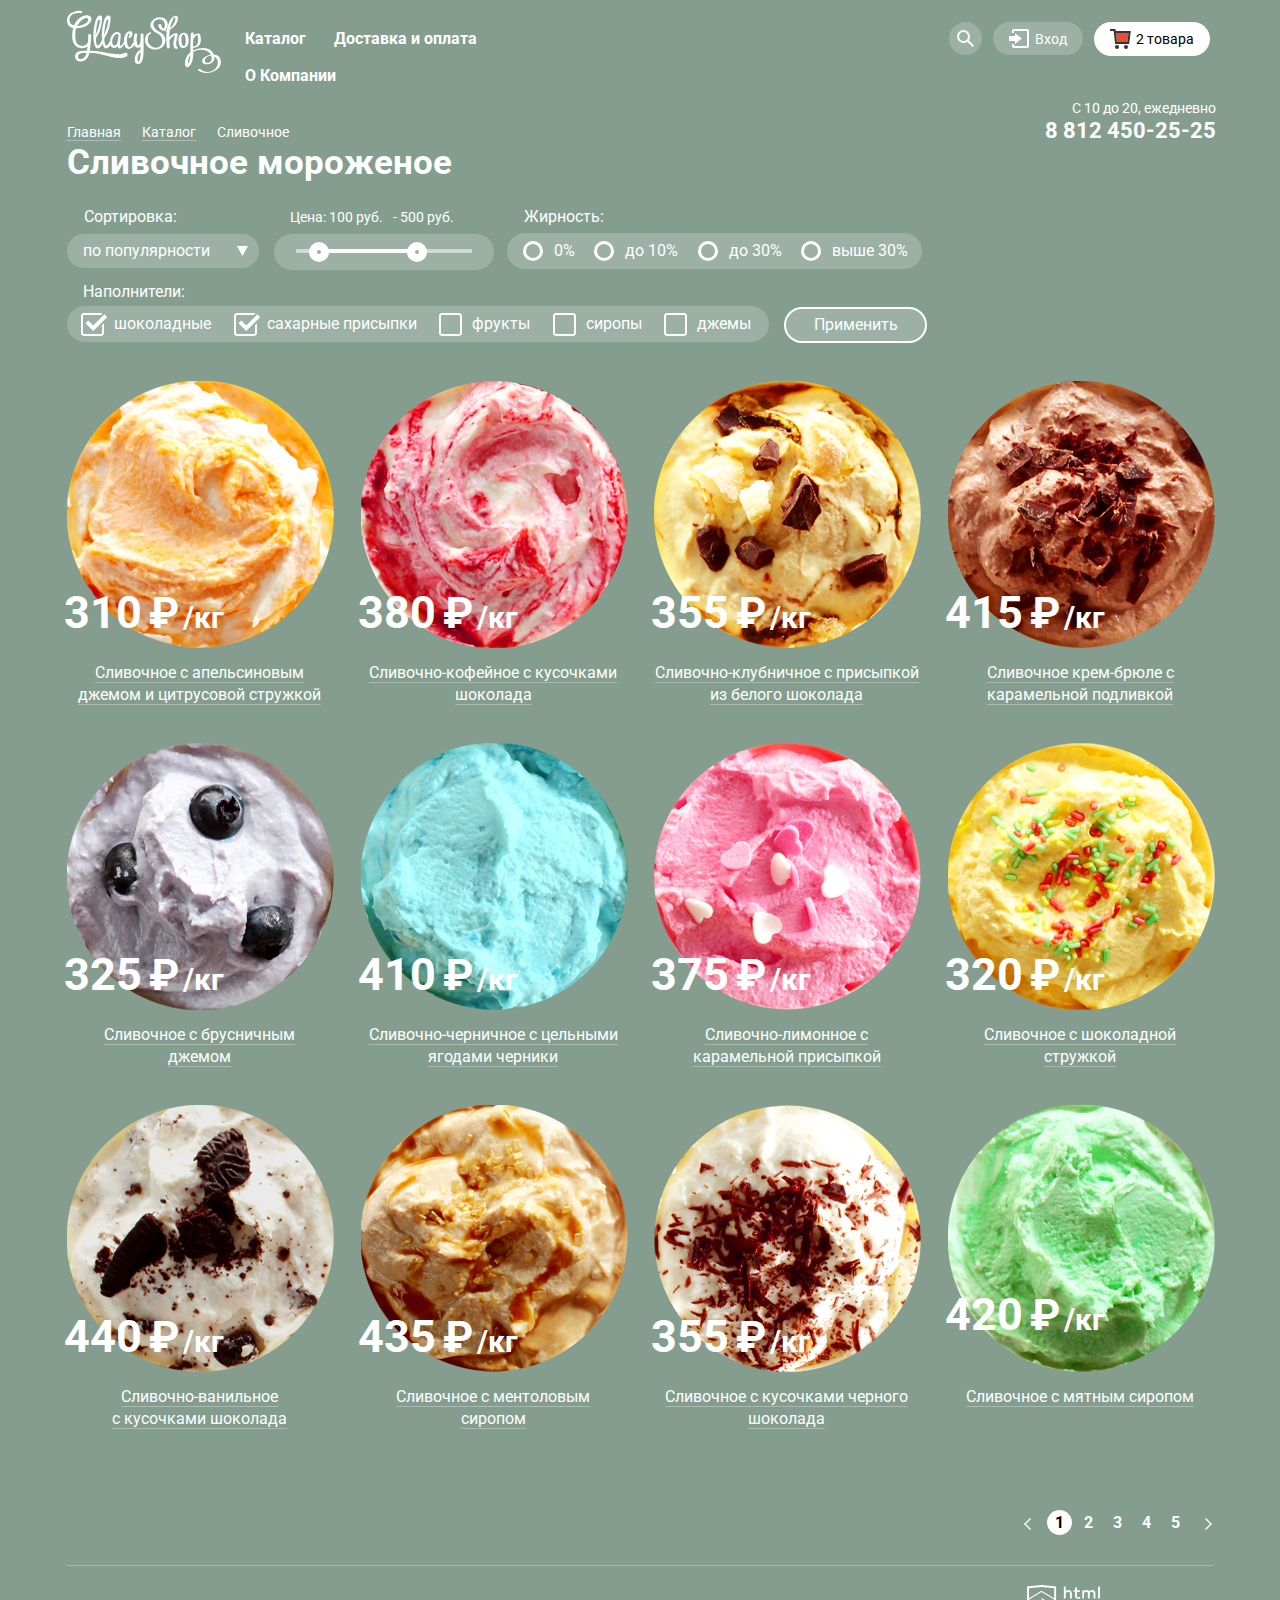
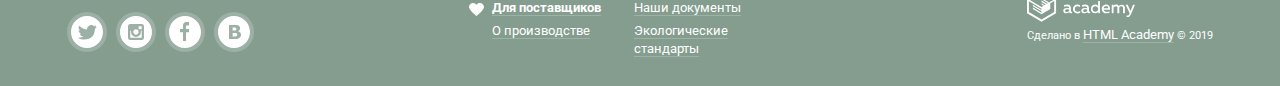
<file: Catalog.html>
<!DOCTYPE html>
<html class="page" lang="ru">

<head>
  <meta charset="UTF-8">
  <link href="https://fonts.googleapis.com/css?family=Roboto:400,500,700&display=swap&subset=cyrillic" rel="stylesheet">
  <link rel="stylesheet" href="css/normalize.css">
  <link rel="stylesheet" href="css/style.css">
  <title>Catalog</title>
</head>

<body>
  <header>
    <div class="container">
      <nav class="main_navigation">
        <a href="index.html" class="main_logo">
          <img src="img/logo.svg" width="154" height="64" alt="Gllacy Shop">
        </a>
        <ul class="site_navigation">
          <li class="site_navigation_item">
            <a href="#">Каталог</a>
            <ul class="site_navigation_menu">
              <li class="site_navigation_menu_main"><a href="#">Новинки</a></li>
              <li><a href="catalog.html">Сливочное</a></li>
              <li><a href="#">Щербеты</a></li>
              <li><a href="#">Фруктовый лед</a></li>
              <li><a href="#">Меролин</a></li>
            </ul>
          </li>
          <li class="site_navigation_item"><a href="#">Доставка и оплата</a></li>
          <li class="site_navigation_item"><a href="#">О Компании</a></li>
        </ul>
        <ul class="user_navigation">
          <li class="user_navigation_item">
            <div class="navigation_button button_search">
              <svg xmlns="http://www.w3.org/2000/svg" xmlns:xlink="http://www.w3.org/1999/xlink" width="17" height="17"
                viewBox="0 0 17 17">
                <path
                  d="M16.958 15.527L11.75 10.32A6.455 6.455 0 0 0 13 6.5 6.5 6.5 0 1 0 6.5 13a6.465 6.465 0 0 0 3.839-1.263l5.205 5.204 1.414-1.414zM6.5 11C4.019 11 2 8.981 2 6.5S4.019 2 6.5 2 11 4.019 11 6.5 8.981 11 6.5 11z" />
              </svg>
              <form class="site_search site_search_catalog" action="https://echo.htmlacademy.ru">
                <input type="text" name="search" placeholder="Крем-брюле">
              </form>
            </div>
          </li>
          <li class="user_navigation_item">
            <div class="navigation_button site_registration_form">
              <svg xmlns="http://www.w3.org/2000/svg" xmlns:xlink="http://www.w3.org/1999/xlink" width="21" height="19"
                viewBox="0 0 21 19">
                <g>
                  <path d="M6 14.875L12.917 9.5 6 4.125v2.917H-.042v4.917H6z" />
                  <path
                    d="M18 0H5C3.9 0 3 .9 3 2v2h2V2h13v15H5v-2H3v2c0 1.1.9 2 2 2h13c1.1 0 2-.9 2-2V2c0-1.1-.9-2-2-2z" />
                </g>
              </svg>Вход
              <form class="site_registration site_registration_catalog" action="https://echo.htmlacademy.ru"
                method="post">
                <input type="email" name="email" placeholder="email@example.com">
                <input type="password" name="password" placeholder="Пароль">
                <div class="registration_btns">
                  <button class="button registration_btn" type="submit">Войти</button>
                  <div class="registration_links">
                    <a href="#">Забыли пароль?</a>
                    <a href="#">Новая регистрация</a>
                  </div>
                </div>
              </form>
            </div>
          </li>
          <li class="user_navigation_item">
            <div class="navigation_button basket_button">
              <svg xmlns="http://www.w3.org/2000/svg" width="21" height="20" viewBox="0 0 21 20">
                <path fill="#E84D37" d="M5.888 4.031L6.922 13h10.45l1.176-8.969z" />
                <circle fill="#343434" cx="6.984" cy="18" r="2" />
                <circle fill="#343434" cx="15.984" cy="18" r="2" />
                <path fill="#343434"
                  d="M5.657 2.031L5.422 0H0v2h3.64l1.5 13h13.988l1.699-12.969H5.657zM17.372 13H6.922L5.888 4.031h12.66L17.372 13z" />
              </svg>2 товара
              <article class="nav_basket">
                <ul class="nav_basket_list">
                  <li class="nav_basket_item">
                    <button class="nav_basket_close_btn" type="button">
                      <img src="img/close.png" alt="close">
                    </button>
                    <div class="nav_basket_img_wrapper">
                      <img class="nav_basket_img" src="img/ice-mini1.png" alt="Пломбир с апельсиновым джемом">
                    </div>
                    <a href="#" class="nav_basket_info">
                      <p>Пломбир с апельсиновым джемом</p>
                      <p>1,5 кг х <span>200 руб.</span></p>
                      <p>300 руб.</p>
                    </a>
                  </li>
                  <li class="nav_basket_item">
                    <button class="nav_basket_close_btn basket_second" type="button">
                      <img src="img/close.png" alt="close">
                    </button>
                    <div class="nav_basket_img_wrapper">
                      <img class="nav_basket_img" src="img/ice-mini2.png"
                        alt="Клубничный пломбир с присыпкой из белого шоколада">
                    </div>
                    <a href="#" class="nav_basket_info">
                      <p>Клубничный пломбир с присыпкой<br>из белого шоколада</p>
                      <p>1,5 кг х <span>300 руб.</span></p>
                      <p>450 руб.</p>
                    </a>
                  </li>
                </ul>
                <div class="nav_basket_results">
                  <p class="nav_basket_price">Итого: 750 руб.</p>
                  <a class="nav_basket_btn button" href="#">Оформить заказ</a>
                </div>
              </article>
            </div>
          </li>
        </ul>
      </nav>
    </div>
  </header>

  <main class="main container">
    <div class="contacts_info">
      <ul class="crumbs">
        <li><a href="index.html">Главная</a></li>
        <li><a href="#">Каталог</a></li>
        <li>Сливочное</li>
      </ul>
      <p class="contacts">
        <span>С 10 до 20, ежедневно</span><br>
        <a href="tel:88124502525">8 812 450-25-25</a>
      </p>
    </div>

    <h1 class="sorting_title">Сливочное мороженое</h1>

    <form class="sorting_menu" action="https://echo.htmlacademy.ru">
      <div>
        <p class="sorting_label">Сортировка:</p>
        <p class="sorting">
          <svg xmlns="http://www.w3.org/2000/svg" width="11" height="10" viewBox="0 0 11 10">
            <path d="M5.5 10L0 0h11" /></svg>
          <select class="sorting_list" id="sorting_list_label" name="sort">
            <option value="popular">по популярности</option>
            <option value="up">сначала недорогие</option>
            <option value="down">сначала дорогие</option>
            <option value="fat">по жирности</option>
          </select>
        </p>
      </div>

      <fieldset class="filter">
        <div class="range_filter">
          <div class="price_control">
            <label class="min_value">Цена: 100 руб.<input type="number" name="min_value"></label>
            <label class="max_value">- 500 руб.<input type="number" name="max_value"></label>
          </div>
          <div class="range_control">
            <div class="scale">
              <div class="bar"></div>
            </div>
            <div class="toggle toggle_min"></div>
            <div class="toggle toggle_max"></div>
          </div>
        </div>
      </fieldset>

      <div>
        <p class="fat_label">Жирность:</p>
        <ul class="fat">
          <li class="fat_item">
            <input class="fat_item_list fat_item_check visually_hidden" id="1" type="radio" name="fat_radio" value="1">
            <label for="1">0%</label>
          </li>
          <li class="fat_item">
            <input class="fat_item_list fat_item_check visually_hidden" id="2" type="radio" name="fat_radio" value="2">
            <label for="2">до 10%</label>
          </li>
          <li class="fat_item">
            <input class="fat_item_list fat_item_check visually_hidden" id="3" type="radio" name="fat_radio" value="3">
            <label for="3">до 30%</label>
          </li>
          <li class="fat_item">
            <input class="fat_item_list fat_item_check visually_hidden" id="4" type="radio" name="fat_radio" value="4">
            <label for="4">выше 30%</label>
          </li>
        </ul>
      </div>

      <div class="filling">
        <p class="filling_label">Наполнители:</p>
        <ul class="filling_inner">
          <li class="filling_item">
            <input class="filling_item_list visually_hidden" id="filling1" type="checkbox" name="filling_checkbox1"
              checked>
            <label for="filling1">шоколадные</label>
          </li>
          <li class="filling_item">
            <input class="filling_item_list visually_hidden" id="filling2" type="checkbox" name="filling_checkbox2"
              checked>
            <label for="filling2">сахарные присыпки</label>
          </li>
          <li class="filling_item">
            <input class="filling_item_list visually_hidden" id="filling3" type="checkbox" name="filling_checkbox3">
            <label for="filling3">фрукты</label>
          </li>
          <li class="filling_item">
            <input class="filling_item_list visually_hidden" id="filling4" type="checkbox" name="filling_checkbox4">
            <label for="filling4">сиропы</label>
          </li>
          <li class="filling_item">
            <input class="filling_item_list visually_hidden" id="filling5" type="checkbox" name="filling_checkbox5">
            <label for="filling5">джемы</label>
          </li>
        </ul>
      </div>
      <button class="sorting_btn" type="submit">Применить</button>
    </form>

    <section class="shop_list">
      <h2 class="visually_hidden">Список товаров</h2>
      <ul>
        <li class="shop_list_item">
          <div class="shop_list_item_content">
            <a href="#">
              <img src="img/ice1.png" width="267" height="267" alt="Ice">
              <div class="shop_list_data">
                <span class="shop_list_price">310</span><span class="shop_list_coin">₽</span>
                <span class="shop_list_weight">/кг</span>
              </div>
              <div class="shop_list_text">
                <h3>Сливочное с апельсиновым<br>джемом и цитрусовой стружкой</h3>
              </div>
            </a>
          </div>
          <button class="shop_list_button button">Быстрый просмотр</button>
        </li>
        <li class="shop_list_item">
          <div class="shop_list_item_content">
            <a href="#">
              <img src="img/ice2.png" width="267" height="267" alt="Ice">
              <div class="shop_list_data">
                <span class="shop_list_price">380</span><span class="shop_list_coin">₽</span>
                <span class="shop_list_weight">/кг</span>
              </div>
              <div class="shop_list_text">
                <h3>Сливочно-кофейное с кусочками шоколада</h3>
              </div>
            </a>
          </div>
          <button class="shop_list_button button">Быстрый просмотр</button>
        </li>
        <li class="shop_list_item">
          <div class="shop_list_item_content">
            <a href="#">
              <img src="img/ice3.png" width="267" height="267" alt="Ice">
              <div class="shop_list_data">
                <span class="shop_list_price">355</span><span class="shop_list_coin">₽</span>
                <span class="shop_list_weight">/кг</span>
              </div>
              <div class="shop_list_text">
                <h3>Сливочно-клубничное с присыпкой из белого шоколада</h3>
              </div>
            </a>
          </div>
          <button class="shop_list_button button">Быстрый просмотр</button>
        </li>
        <li class="shop_list_item">
          <div class="shop_list_item_content">
            <a href="#">
              <img src="img/ice4.png" width="267" height="267" alt="Ice">
              <div class="shop_list_data">
                <span class="shop_list_price">415</span><span class="shop_list_coin">₽</span>
                <span class="shop_list_weight">/кг</span>
              </div>
              <div class="shop_list_text">
                <h3>Сливочное крем-брюле с карамельной подливкой</h3>
              </div>
            </a>
          </div>
          <button class="shop_list_button button">Быстрый просмотр</button>
        </li>
        <li class="shop_list_item">
          <div class="shop_list_item_content">
            <a href="#">
              <img src="img/ice5.png" width="267" height="267" alt="Ice">
              <div class="shop_list_data">
                <span class="shop_list_price">325</span><span class="shop_list_coin">₽</span>
                <span class="shop_list_weight">/кг</span>
              </div>
              <div class="shop_list_text">
                <h3>Сливочное с брусничным<br>джемом</h3>
              </div>
            </a>
          </div>
          <button class="shop_list_button button">Быстрый просмотр</button>
        </li>
        <li class="shop_list_item">
          <div class="shop_list_item_content">
            <a href="#">
              <img src="img/ice6.png" width="267" height="267" alt="Ice">
              <div class="shop_list_data">
                <span class="shop_list_price">410</span><span class="shop_list_coin">₽</span>
                <span class="shop_list_weight">/кг</span>
              </div>
              <div class="shop_list_text">
                <h3>Сливочно-черничное с цельными ягодами черники</h3>
              </div>
            </a>
          </div>
          <button class="shop_list_button button">Быстрый просмотр</button>
        </li>
        <li class="shop_list_item">
          <div class="shop_list_item_content">
            <a href="#">
              <img src="img/ice7.png" width="267" height="267" alt="Ice">
              <div class="shop_list_data">
                <span class="shop_list_price">375</span><span class="shop_list_coin">₽</span>
                <span class="shop_list_weight">/кг</span>
              </div>
              <div class="shop_list_text">
                <h3>Сливочно-лимонное с карамельной присыпкой</h3>
              </div>
            </a>
          </div>
          <button class="shop_list_button button">Быстрый просмотр</button>
        </li>
        <li class="shop_list_item">
          <div class="shop_list_item_content">
            <a href="#">
              <img src="img/ice8.png" width="267" height="267" alt="Ice">
              <div class="shop_list_data">
                <span class="shop_list_price">320</span><span class="shop_list_coin">₽</span>
                <span class="shop_list_weight">/кг</span>
              </div>
              <div class="shop_list_text">
                <h3>Сливочное с шоколадной<br>стружкой</h3>
              </div>
            </a>
          </div>
          <button class="shop_list_button button">Быстрый просмотр</button>
        </li>
        <li class="shop_list_item">
          <div class="shop_list_item_content">
            <a href="#">
              <img src="img/ice9.png" width="267" height="267" alt="Ice">
              <div class="shop_list_data">
                <span class="shop_list_price">440</span><span class="shop_list_coin">₽</span>
                <span class="shop_list_weight">/кг</span>
              </div>
              <div class="shop_list_text">
                <h3>Сливочно-ванильное<br>с кусочками шоколада</h3>
              </div>
            </a>
          </div>
          <button class="shop_list_button button">Быстрый просмотр</button>
        </li>
        <li class="shop_list_item">
          <div class="shop_list_item_content">
            <a href="#">
              <img src="img/ice10.png" width="267" height="267" alt="Ice">
              <div class="shop_list_data">
                <span class="shop_list_price">435</span><span class="shop_list_coin">₽</span>
                <span class="shop_list_weight">/кг</span>
              </div>
              <div class="shop_list_text">
                <h3>Сливочноe с ментоловым<br>сиропом</h3>
              </div>
            </a>
          </div>
          <button class="shop_list_button button">Быстрый просмотр</button>
        </li>
        <li class="shop_list_item">
          <div class="shop_list_item_content">
            <a href="#">
              <img src="img/ice11.png" width="267" height="267" alt="Ice">
              <div class="shop_list_data">
                <span class="shop_list_price">355</span><span class="shop_list_coin">₽</span>
                <span class="shop_list_weight">/кг</span>
              </div>
              <div class="shop_list_text">
                <h3>Сливочное с кусочками черного шоколада</h3>
              </div>
            </a>
          </div>
          <button class="shop_list_button button">Быстрый просмотр</button>
        </li>
        <li class="shop_list_item">
          <div class="shop_list_item_content">
            <a href="#">
              <img src="img/ice12.png" width="267" height="267" alt="Ice">
              <div class="shop_list_data">
                <span class="shop_list_price">420</span><span class="shop_list_coin">₽</span>
                <span class="shop_list_weight">/кг</span>
              </div>
              <div class="shop_list_text">
                <h3>Сливочное с мятным сиропом</h3>
              </div>
            </a>
          </div>
          <button class="shop_list_button button">Быстрый просмотр</button>
        </li>
      </ul>
    </section>

    <section class="catalog_btn">
      <div class="catalog_btn_list">
        <a href="#" class="catalog_btn_nav"></a>
        <a href="#" class="catalog_btn_item catalog_btn_change">1</a>
        <a href="#" class="catalog_btn_item">2</a>
        <a href="#" class="catalog_btn_item">3</a>
        <a href="#" class="catalog_btn_item">4</a>
        <a href="#" class="catalog_btn_item">5</a>
        <a href="#" class="catalog_btn_nav"></a>
      </div>
    </section>
  </main>

  <footer class="footer container">
    <ul class="social">
      <li>
        <a href="#"><span class="visually_hidden">Twitter</span>
          <svg xmlns="http://www.w3.org/2000/svg" width="32" height="32" viewBox="0 0 32 32">
            <path
              d="M16 0C7.164 0 0 7.164 0 16c0 8.837 7.164 16 16 16 8.837 0 16-7.163 16-16 0-8.836-7.163-16-16-16zm7.944 12.809c-.251 6.516-3.463 10.832-10.992 10.702h-.486c-.447 0-4.543-.443-5.344-1.823 2.479.19 4.247-.406 5.12-1.136-1.048-.289-2.923-.461-3.251-2.848.384.104.618.221 1.299.113-1.307-.824-2.758-1.519-2.679-3.643.311.317 1.164.518 1.46.457-.768-.233-2.149-3.244-.974-4.781 1.984 1.79 4.075 3.482 7.804 3.643.227-2.214 1.24-3.699 3.168-4.325 1.84-.479 3.255.26 3.901 1.138.737-.224 1.453-.466 2.193-.685-.004.833-.569 1.463-.935 1.709.747.165 1.423-.475 1.423-.475-.184.963-1.094 1.725-1.707 1.954z" />
          </svg>
        </a>
      </li>
      <li>
        <a href="#"><span class="visually_hidden">Instagram</span>
          <svg xmlns="http://www.w3.org/2000/svg" width="32" height="32" viewBox="0 0 32 32">
            <g>
              <path
                d="M20.916 16a4.938 4.938 0 1 1-9.877 0c0-.394.051-.773.138-1.14h-.897v6.838h11.396V14.86h-.897c.086.367.137.746.137 1.14z" />
              <path
                d="M15.978 18.659c1.466 0 2.659-1.193 2.659-2.659s-1.193-2.659-2.659-2.659c-1.466 0-2.659 1.193-2.659 2.659s1.192 2.659 2.659 2.659zM18.637 10.302h3.039v3.039h-3.039z" />
              <path
                d="M16 0C7.164 0 0 7.164 0 16c0 8.837 7.164 16 16 16 8.837 0 16-7.163 16-16 0-8.836-7.163-16-16-16zm7.955 21.698a2.285 2.285 0 0 1-2.279 2.279H10.279A2.285 2.285 0 0 1 8 21.698V10.302a2.286 2.286 0 0 1 2.279-2.279h11.396a2.286 2.286 0 0 1 2.279 2.279v11.396z" />
            </g>
          </svg>
        </a>
      </li>
      <li>
        <a href="#"><span class="visually_hidden">Facebook</span>
          <svg xmlns="http://www.w3.org/2000/svg" width="32" height="32" viewBox="0 0 32 32">
            <path
              d="M16 0C7.164 0 0 7.163 0 16s7.164 16 16 16c8.837 0 16-7.164 16-16S24.837 0 16 0zm4.062 9.455h-3.021v3.444h3.021v3.445h-3.021v8.61H14.02v-8.61H11v-3.445h3.021V9.455c0-1.902 1.353-3.445 3.021-3.445h3.021v3.445z" />
          </svg>
        </a>
      </li>
      <li>
        <a href="#"><span class="visually_hidden">Vkontacte</span>
          <svg xmlns="http://www.w3.org/2000/svg" width="32" height="32" viewBox="0 0 32 32">
            <g>
              <path
                d="M16.637 14.495c.402-.019.719-.082.951-.188.326-.145.54-.33.641-.559.101-.229.15-.496.15-.797 0-.232-.058-.465-.174-.697-.116-.232-.322-.405-.617-.517-.264-.1-.592-.155-.984-.165a76.242 76.242 0 0 0-1.652-.014h-.339v2.965h.565c.571 0 1.057-.009 1.459-.028zM18.118 17.084c-.282-.081-.672-.125-1.166-.132a127.97 127.97 0 0 0-1.55-.009h-.79v3.493h.264c1.014 0 1.74-.003 2.18-.009a3.2 3.2 0 0 0 1.212-.245c.377-.157.633-.364.774-.625s.214-.562.214-.9c0-.446-.088-.788-.261-1.03-.17-.241-.464-.423-.877-.543z" />
              <path
                d="M16 0C7.164 0 0 7.164 0 16c0 8.837 7.164 16 16 16 8.837 0 16-7.163 16-16 0-8.836-7.163-16-16-16zm6.602 20.531a3.73 3.73 0 0 1-1.124 1.327c-.552.415-1.161.71-1.823.886s-1.501.264-2.519.264h-6.121V8.987h5.443c1.13 0 1.957.038 2.48.113a5.126 5.126 0 0 1 1.561.5c.533.27.929.632 1.189 1.087.26.455.392.975.392 1.558 0 .678-.179 1.278-.536 1.795-.358.518-.863.92-1.517 1.208v.075c.917.182 1.642.559 2.179 1.13.537.571.807 1.325.807 2.261 0 .678-.138 1.283-.411 1.817z" />
            </g>
          </svg>
        </a>
      </li>
    </ul>
    <ul class="footer_about">
      <li class="footer_about-item">
        <a class="about_for footer_link" href="#">
          <span class="about_for-img"><svg xmlns="http://www.w3.org/2000/svg" width="15" height="13"
              viewBox="0 0 15 13">
              <path
                d="M10.799 0c-1.35 0-2.551.65-3.3 1.661A4.097 4.097 0 0 0 4.199 0C1.875 0 0 1.806 0 4.044 0 7.223 7.499 13 7.499 13s7.499-5.777 7.499-8.956C14.998 1.806 13.123 0 10.799 0z" />
            </svg></span>
          Для поставщиков
        </a>
      </li>
      <li class="footer_about-item">
        <a class="footer_link" href="#">Наши документы</a>
      </li>
      <li class="footer_about-item">
        <a class="footer_link" href="#">О производстве</a>
      </li>
      <li class="footer_about-item">
        <a class="footer_link" href="#">Экологические стандарты</a>
      </li>
    </ul>
    <div class="footer_made">
      <a class="footer_made_link" href="https://htmlacademy.ru/intensive/htmlcss">
        <svg class="footer_made_logo" id="Layer_1" data-name="Layer 1" xmlns="http://www.w3.org/2000/svg"
          viewBox="0 0 108.08 36.85">
          <title>logo-htmlacademy-small1</title>
          <path
            d="M44.61,26.88a2,2,0,0,0,.55-0.1v1.33a3.25,3.25,0,0,1-1.18.21,1.67,1.67,0,0,1-1.67-1,4.84,4.84,0,0,1-3.14,1.08c-1.51,0-2.91-.83-2.91-2.55,0-2.13,2-2.79,3.71-2.79a11.08,11.08,0,0,1,2.17.25v-0.3c0-1-.76-1.77-2.19-1.77a7.42,7.42,0,0,0-3,.64v-1.7a10.21,10.21,0,0,1,3.19-.55c2.36,0,3.81,1.12,3.81,3.65v3a0.54,0.54,0,0,0,.49.59h0.17Zm-6.44-1.13A1.35,1.35,0,0,0,39.63,27h0.11a3.39,3.39,0,0,0,2.41-1V24.58a9.72,9.72,0,0,0-1.81-.21c-1,0-2.16.33-2.16,1.38h0Zm12.36-6.11a5,5,0,0,1,2.57.64V22a4.08,4.08,0,0,0-2.3-.7,2.75,2.75,0,1,0,0,5.49,5,5,0,0,0,2.43-.64v1.71a6.27,6.27,0,0,1-2.76.57A4.21,4.21,0,0,1,46,24.51q0-.21,0-0.41a4.32,4.32,0,0,1,4.18-4.46h0.38Zm12.17,7.24a2,2,0,0,0,.55-0.1v1.33a3.25,3.25,0,0,1-1.18.21,1.67,1.67,0,0,1-1.67-1,4.84,4.84,0,0,1-3.14,1.08c-1.51,0-2.91-.83-2.91-2.55,0-2.13,2-2.79,3.71-2.79a11.08,11.08,0,0,1,2.17.25v-0.3c0-1-.76-1.77-2.19-1.77a7.42,7.42,0,0,0-3,.64v-1.7a10.21,10.21,0,0,1,3.19-.55c2.36,0,3.81,1.12,3.81,3.65v3a0.54,0.54,0,0,0,.49.59h0.17Zm-6.44-1.13A1.35,1.35,0,0,0,57.73,27h0.11a3.39,3.39,0,0,0,2.41-1V24.58a9.72,9.72,0,0,0-1.81-.21c-1.06,0-2.16.33-2.16,1.38h0ZM73,16V28.2H71.35V26.88a3.88,3.88,0,0,1-3.19,1.54,4.4,4.4,0,0,1,0-8.78,3.81,3.81,0,0,1,3,1.3V16H73Zm-4.53,5.22a2.76,2.76,0,1,0,0,5.52A2.86,2.86,0,0,0,71.15,25V23A2.91,2.91,0,0,0,68.49,21.27ZM79,19.64c3.31,0,4.46,2.68,3.92,5.09H76.7c0.21,1.5,1.67,2.11,3.19,2.11a6.11,6.11,0,0,0,2.64-.59v1.6a7.14,7.14,0,0,1-3,.57C77,28.42,74.78,27,74.78,24a4.18,4.18,0,0,1,4-4.39H79Zm0.09,1.54a2.28,2.28,0,0,0-2.44,2.1v0.06H81.3A2,2,0,0,0,79.13,21.18Zm5.73,7V19.87h1.65v1a3.81,3.81,0,0,1,2.78-1.27A2.86,2.86,0,0,1,91.89,21a4.12,4.12,0,0,1,2.91-1.33A3.06,3.06,0,0,1,98,23V28.2h-1.9V23.05a1.59,1.59,0,0,0-1.42-1.75H94.42a2.8,2.8,0,0,0-2.07,1.12V28.2h-1.9V23.05A1.59,1.59,0,0,0,89,21.31H88.8a3,3,0,0,0-2.21,1.29v5.63H84.86Zm21.31-8.33h1.9l-3.91,9.46c-0.9,2.17-2.09,2.86-3.35,2.86a4.76,4.76,0,0,1-1.1-.14V30.46a2.86,2.86,0,0,0,.85.12c0.9,0,1.58-.64,2.07-1.9l0.17-.42-4-8.4h2l2.86,6.29ZM38.73,1.46V6.22a3.81,3.81,0,0,1,2.7-1.14,3.25,3.25,0,0,1,3.44,3.4v5.15H43V8.72a1.81,1.81,0,0,0-1.61-2h-0.3a2.93,2.93,0,0,0-2.32,1.39v5.52h-1.9V1.46h1.9ZM49.94,2.31v3h3V6.91h-3v3.81c0,1.1.5,1.46,1.58,1.46a4.49,4.49,0,0,0,1.69-.33v1.6A6.8,6.8,0,0,1,51,13.8a2.55,2.55,0,0,1-2.86-2.74V6.89H46.58V5.26h1.5V2.74Zm5.4,11.31V5.28H57v1A3.81,3.81,0,0,1,59.77,5a2.86,2.86,0,0,1,2.6,1.33A4.12,4.12,0,0,1,65.28,5,3.06,3.06,0,0,1,68.44,8.4v5.21h-1.9V8.46a1.59,1.59,0,0,0-1.42-1.75H64.89a2.8,2.8,0,0,0-2.07,1.12v5.78h-1.9V8.46A1.59,1.59,0,0,0,59.5,6.71H59.27A3,3,0,0,0,57.06,8v5.63H55.34ZM71.17,1.45H73V13.6H71.17V1.45ZM14.71,0H14.55L0,1.54V28.21l14.55,8.66,14.55-8.66V1.54Zm12.5,27.1L14.55,34.64,1.9,27.12V16.18l12.59,7.5V25L5.86,19.9v1.31l8.68,5.21v1.39L5.87,22.65V24l8.68,5.21,8.75-5.24V18.31L27.2,16V27.12Zm0-12.53-3.48,2-1.6,1L14.51,13v1.31L21,18.23H21l-0.14.09-1,.54-5.37-3.2V17l4.24,2.52-1,.67-3.2-1.9v1.31l2.1,1.24L14.5,22.1,2,14.65,14.51,7.11Zm0-1.32L14.49,5.76,1.91,13.25v-10L14.56,1.92,27.21,3.25v10h0Z"
            transform="translate(0 -0.02)" />
        </svg>
      </a>
      <p>Сделано в <a class="footer_link" href="https://htmlacademy.ru/intensive/htmlcss">HTML Academy</a> © 2019</p>
    </div>
  </footer>
</body>

</html>
</file>
<file: css/style.css>
*, *::before, *::after {
  box-sizing: border-box;
}
.page {
  height: 100%;
}
body {
  padding: 0;
  margin: 0;
  font-size: 16px;
  line-height: 22px;
  color: #fff;
  font-family: 'Roboto', 'Arial', sans-serif;
  background-color: #849d8f;
  display: grid;
  grid-template-rows: min-content 1fr min-content;
  align-content: start;
}
.visually_hidden:not(:focus):not(:active),
input[type='checkbox'].visually_hidden,
input[type='radio'].visually_hidden {
  position: absolute;
  width: 1px;
  height: 1px;
  margin: -1px;
  border: 0;
  padding: 0;
  white-space: nowrap;
  clip-path: inset(100%);
  clip: rect(0 0 0 0);
  overflow: hidden;
}
.button {
  display: inline-block;
  vertical-align: top;
  font-size: 18px;
  font-weight: 700;
  line-height: 24px;
  text-decoration: none;
  cursor: pointer;
  text-shadow: 0 2px 5px rgba(160, 32, 11, 0.76);
  border: none;
  border-radius: 50px;
  padding: 10px 23px;
  box-shadow: 0 2px 2px rgba(172, 16,0, 0.64);
  background: #f26843;
  background: linear-gradient(to bottom, #f26843 0%, #e74a35 100%);
  color: #fff;
}
.button:hover {
  background: linear-gradient(to bottom, #f58669 0%, #ec6f5e 100%);
  box-shadow: 0 2px 2px rgba(172, 16, 0, 1);
}
.button:active {
  background: linear-gradient(to bottom, #d84732 0%, #e1613e 100%);
  box-shadow: inset 0 2px 2px rgba(172, 16, 0, 1);
}

/*Navigation*/

.container {
  position: relative;
  width: 1200px;
  padding: 0 27px;
  margin: 0 auto;
}
.main_navigation {
  padding-top: 10px;
  display: flex;
}
.site_navigation {
  display: flex;
  flex-wrap: wrap;
  width: 398px;
  list-style: none;
  font-size: 16px;
  font-weight: 700;
  line-height: 18px;
  padding: 10px 10px;
  margin: 0;
}
.site_navigation_item {
  height: 37px;
  padding: 10px 14px;
  position: relative;
  align-items: center;
}
.site_navigation li {
  list-style: none;
}
.site_navigation a {
  text-decoration: none;
  color: #fff;
}
.site_navigation li:hover {
  border-radius: 20px;
  cursor: pointer;
  background-color: #fff;
}
.site_navigation_menu {
  display: none;
  position: absolute;
  top: 115%;
  left: 1%;
  z-index: 5;
  font-size: 14px;
  line-height: 16px;
  font-weight: 400;
  padding: 0;
  margin: 0;
  border-radius: 5px;
  color: #000;
  background-color: #fff;
}
.site_navigation_menu::before {
  content: '';
  display: block;
  position: absolute;
  top: -11%;
  left: 0;
  width: 143px;
  height: 20px;
  background-color: rgba(225, 225, 225, 0);
}
.site_navigation > li:hover .site_navigation_menu {
  display: block;
  box-shadow: 0 15px 18px 5px rgba(0, 0, 0, 0.4);
}
.site_navigation_menu a {
  width: 143px;
  display: block;
  padding: 10px 20px;
}
.site_navigation_menu li:hover {
  border-radius: 0;
  background-color: #fbded7;
}
.site_navigation_menu li:hover:first-child {
  border-radius: 5px 5px 0 0;
}
.site_navigation_menu li:hover:last-child {
  border-radius: 0 0 5px 5px;
}
.site_navigation_menu li:active {
  background-color: #f6b5a5;
}
.site_navigation li:hover a {
  color: #000;
}
.site_navigation_menu_main {
  font-weight: 700;
}
.site_navigation_menu_main::after {
  content: '';
  width: 128px;
  height: 1px;
  position: absolute;
  top: 35px;
  left: 5px;
  background-color: #000;
  opacity: 0.2;
}
.user_navigation {
  display: flex;
  margin-left: auto;
  margin-top: 12px;
  list-style: none;
}
.user_navigation_item {
  padding-right: 11px;
}
.user_navigation li:nth-child(3) {
  padding-right: 3px;
}
.navigation_button {
  font-size: 14px;
  line-height: 16px;
  padding: 7px 16px;
  display: inline-flex;
  align-items: center;
  border: none;
  border-radius: 50px;
  cursor: pointer;
  color: #fff;
  fill: #fff;
  background-color: rgba(255, 255, 255, 0.2);
}
.navigation_button:hover,
.navigation_button:focus {
  fill: #000;
  color: #000;
  background-color: #fff;
}
.catalog_navigation_button {
  font-weight: 700;
  color: #000;
  background-color: #fff;
}
.navigation_button svg {
  margin-right: 5px;
}
.button_search {
  position: relative;
  z-index: 5;
  padding: 8px 8px;
}
.button_search svg {
  margin: 0;
}
.site_search {
  display: none;
  position: absolute;
  top: 122%;
  right: 3%;
  z-index: 3;
  width: 340px;
  height: 85px;
  padding: 20px 15px;
  border-radius: 5px;
  background-color: #f8f7f4;
}
.site_search_catalog {
  right: 0;
}
.site_search::before {
  content: '';
  display: block;
  position: absolute;
  top: -42px;
  left: 170px;
  width: 170px;
  height: 45px;
  background-color: rgba(225, 225, 225, 0);
  /*background-color: red;*/
}
.site_search input {
  width: 310px;
  font-size: 14px;
  padding: 12px;
  border-radius: 5px;
  border: 1px solid #d3d3d2;
}
.button_search:hover
.site_search {
  display: block;
  box-shadow: 0 15px 18px 5px rgba(0, 0, 0, 0.4);
}
.site_registration_form:hover
.site_registration {
  display: block;
  box-shadow: 0 15px 18px 5px rgba(0, 0, 0, 0.4);
}
.site_registration {
  display: none;
  position: absolute;
  top: 78%;
  right: 11.5%;
  z-index: 5;
  width: 280px;
  height: 215px;
  padding: 20px;
  border-radius: 5px;
  background-color: #f8f7f4;
}
.site_registration_catalog {
  top: 78%;
  right: 13%;
}
.site_registration::before {
  content: '';
  display: block;
  position: absolute;
  top: -25%;
  right: 0;
  width: 100px;
  height: 55px;
  background-color: rgba(225, 225, 225, 0);
}
.site_registration input {
  width: 240px;
  height: 40px;
  font-size: 14px;
  border-radius: 5px;
  padding: 0 15px;
  margin-bottom: 20px;
  border: 1px solid #d3d3d2;
}
.registration_btns {
  display: flex;
  align-items: flex-start;
}
.registration_links {
  display: inline-block;
  vertical-align: top;
  font-size: 14px;
  line-height: 24px;
  width: 128px;
  margin-left: 8px;
  text-align: left;
}
.registration_links a {
  color: #000;
}

.contact_info {
  font-size: 14px;
  line-height: 16px;
  font-weight: 700;
  position: absolute;
  top: -0.6%;
  right: 0;
  text-align: right;
}
.contact_info_item {
  margin: 3px 0;
}
.contact_info_num {
  font-size: 22px;
  line-height: 24px;
}

/*Slider*/

.site_wrapper {
  width: 100%;
  background-repeat: no-repeat;
  background-position: top center;
  transition: background-image 0.5s, background-color 0.5s;
}
.slider {
  position: relative;
  text-align: center;
  padding-top: 312px;
}
.slider_controls {
  position: absolute;
  left: 0;
  bottom: 10.5%;
  z-index: 20;
  font-size: 0px;
}
.slider_controls label {
  display: inline-block;
  vertical-align: top;
  width: 20px;
  height: 20px;
  border: 2px solid #fff;
  border-radius: 50px;
  background-color: transparent;
  margin-right: 9px;
  cursor: pointer;
}
.slider_item {
  padding-bottom: 40px;
}
.slider_item a {
  cursor: pointer;
}
.slider_list {
  margin: 0;
  padding: 0;
  list-style: none;
}
.slide {
  display: none;
}
#product_1:checked ~ .site_wrapper #slide1,
#product_2:checked ~ .site_wrapper #slide2,
#product_3:checked ~ .site_wrapper #slide3 {
  display: block;
}
#product_1:checked ~ .site_wrapper label[for="product_1"],
#product_2:checked ~ .site_wrapper label[for="product_2"],
#product_3:checked ~ .site_wrapper label[for="product_3"] {
  background-color: #fff;
}
#product_1:checked ~ .site_wrapper {
  background-color: #849d8f;
  background-image: url(../img/ice-bg-1.png);
}
#product_2:checked ~ .site_wrapper {
  background-color: #8996a6;
  background-image: url(../img/ice-bg-2.png);
}
#product_3:checked ~ .site_wrapper {
  background-color: #9d8b84;
  background-image: url(../img/ice-bg-3.png);
}
.site_wrapper::before,
.site_wrapper::after {
  content: '';
  visibility: hidden;
}
.site_wrapper::before {
  background-image: url(../img/ice_bg_2.png);
}
.site_wrapper::after {
  background-image: url(../img/ice_bg_3.png);
}
.slide_title {
  width: 700px;
  font-size: 60px;
  font-weight: 700;
  line-height: 60px;
  margin: 0 auto;
  margin-bottom: 30px;
}
.slide_button {
  font-size: 32px;
  line-height: 44px;
  padding: 10px 40px;
}
.slide_button:hover {
  background: linear-gradient(to bottom, #f58669 0%, #ec6f5e 100%);
  box-shadow: 0 2px 2px rgba(172, 16, 0, 1);
}
.slide_button:active {
  background: linear-gradient(to bottom, #d84732 0%, #e1613e 100%);
  box-shadow: inset 0 2px 2px rgba(172, 16, 0, 1);
}

/*Sell*/

.sell {
  display: flex;
  justify-content: space-between;
}
.sell article {
  position: relative;
  width: 560px;
  height: 230px;
  padding: 18px 18px;
}
.sell article h2 {
  font-size: 35px;
  line-height: 41px;
  font-weight: 700;
  margin: 0;
  color: #fff;
}
.sell article p {
  font-size: 18px;
  font-weight: 700;
  margin: 14px 0 15px 2px;
  color: #fff;
}
.sell_btn {
  position: absolute;
  right: 21px;
  bottom: 25px;
}
.raspberries {
  background-image: url(../img/raspberries.png);
}
.choco {
  background-image: url(../img/choco.png);
}
.hit ul {
  margin: 40px 0 30px 0;
}

/*Info*/

.info {
  background-image: url(../img/wafer-background.png);
  background-repeat: no-repeat;
  padding: 25px 20px 19px 20px;
  color: #323232;
}
.info_title {
  margin: 0;
  font-size: 24px;
  line-height: 30px;
  font-weight: 500;
  letter-spacing: 0.006em;
}
.info_list {
  margin: 0;
  padding: 8px 0 0 0;
  display: flex;
  justify-content: space-between;
  flex-wrap: wrap;
}
.info_list li {
  list-style: none;
}
.info_list_item {
  display: flex;
  padding: 0 18px 10px 0;
}
.info_list_item span {
  padding: 12px 0 0 9px;
  width: 475px;
}

/*News*/

.blog {
  margin: 35px 0 40px 0;
  display: flex;
  justify-content: space-between;
}
.news {
  width: 560px;
  height: 220px;
  padding: 25px 20px;
  background-image: url(../img/strawberry-background.png);
  background-repeat: no-repeat;
}
.news h2 {
  margin: 0;
  font-size: 16px;
  line-height: 22px;
  font-weight: 500;
  margin-bottom: 3px;
  color: #323232;
}
.news a {
  font-size: 24px;
  line-height: 30px;
  font-weight: 700;
  color: #323232;
}
.subscription {
  display: flex;
  align-items: center;
  justify-content: center;
  width: 560px;
  height: 220px;
  background-image: url(../img/mail-background.svg);
  background-repeat: no-repeat;
  /*background-color: #f8f7f4;*/
}
.subscription_content {
  width: 549px;
  height: 210px;
  padding: 25px 15px;
  border-radius: 10px;
  background-color: #f8f7f4;
}
.subscription p {
  margin: 5px 0 34px 7px;
  color: #5a5a5a;
}
.subscription_form {
  display: flex;
  justify-content: space-between;
}
.subscription button {
  font-size: 18px;
  font-weight: 700;
  border: none;
  color: #fff;
  background-color: #e94f38;
}
.subscription input {
  width: 370px;
  padding: 13px;
  margin: 0 3px 0 5px;
  border-radius: 5px;
  border: none;
  border: 1px solid #d3d3d2;
}

/*Map*/

.address {
  display: flex;
  flex-direction: column;
  position: absolute;
  bottom: 60px;
  right: 27px;
  width: 301px;
  border-radius: 10px;
  padding: 31px 15px 10px 25px;
  background-color: #fff;
}
.address h2,
.address p {
  margin: 0;
  color: #000;
}
.address_title {
  font-size: 14px;
  line-height: 20px;
  font-weight: 400;
}
.address_text {
  font-size: 14px;
  font-weight: 400;
}
.addres_text_second {
  padding-top: 17px;
}
.address_text span {
  font-size: 18px;
  line-height: 24px;
  font-weight: 700;
}
.address_button {
  text-align: center;
  width: 250px;
  margin: 23px 0;
  padding: 10px 0;
}

/*Catalog*/

.nav_basket {
  display: none;
  position: absolute;
  top: 78%;
  right: 2.5%;
  z-index: 5;
  width: 540px;
  height: auto;
  padding: 20px 15px;
  border-radius: 5px;
  background-color: #f8f7f4;
}
.nav_basket::before {
  content: '';
  position: absolute;
  top: -41px;
  left: 420px;
  width: 120px;
  height: 45px;
  background-color: rgba(0, 0, 0, 0);
}
.basket_button {
  color: #000;
  background-color: #fff;
}
.basket_button:hover
.nav_basket {
  display: block;
  box-shadow: 0 15px 18px 5px rgba(0, 0, 0, 0.4);
}
.nav_basket_list {
  margin: 0 0 5px 0;
  padding: 0;
}
.nav_basket_close_btn {
  width: 12px;
  height: 12px;
  position: absolute;
  top: 15%;
  left: 3.5%;
  border: none;
  padding: 0;
  cursor: pointer;
}
.basket_second {
  top: 38%;
  left: 3.5%;
}
.nav_basket_img_wrapper {
  display: flex;
  align-items: center;
}
.nav_basket_item {
  width: 100%;
  display: flex;
  text-align: left;
}
.nav_basket_item:nth-child(2) {
  margin-top: 4px;
}
.nav_basket_img {
  padding-left: 32px;
}
.nav_basket_info {
  display: flex;
  justify-content: space-between;
  width: 100%;
  font-size: 13px;
  line-height: 16px;
  text-decoration: none;
  color: #323232;
}
.nav_basket_info:nth-of-type(1) {
  padding-left: 14px;
}
.nav_basket_info span {
  color: #999;
}
.nav_basket_results {
  text-align: right;
  font-weight: 700;
  border-top: 1px solid #cacac7;
  color: #000;
}
.nav_basket_price {
  margin-top: 10px;
}
.contacts_info {
  display: flex;
  justify-content: space-between;
  margin-bottom: 12px;
}
.contacts {
  position: absolute;
  top: -0.5%;
  right: 2%;
  z-index: 4;
  text-align: right;
  margin: 0;
}
.crumbs,
.crumbs ul {
  display: flex;
  list-style: none;
  font-size: 14px;
  line-height: 16px;
  padding: 0;
  margin: 0;
}
.crumbs li {
  padding: 20px 21px 0 0;
}
.crumbs a {
  color: #fff;
  text-decoration: none;
  border-bottom: 1px solid #aebeb5;
}
.crumbs a:hover {
  color: #ffbc9e;
}
.contacts span {
  font-size: 14px;
  line-height: 16px;
}
.contacts a {
  text-decoration: none;
  font-size: 22px;
  line-height: 24px;
  font-weight: 700;
  color: #fff;
}
select {
  -webkit-appearance: none;
  -moz-appearance: none;
  text-indent: 1px;
  text-overflow: '';
}
.sorting_title {
  font-size: 35px;
  margin: 2px 0 32px 0;
}
.sorting_menu {
  display: flex;
  flex-wrap: wrap;
  max-width: 872px;
  margin-bottom: 38px;
}
.sorting_menu label {
  font-size: 14px;
}
.sorting {
  position: relative;
  margin: 0;
}
.sorting_label {
  margin: 0;
  padding-left: 17px;
}
.sorting svg {
  position: absolute;
  top: 44%;
  left: 82%;
  fill: #fff;
}
.sorting_list {
  margin: 6px 15px 0 0;
  padding: 8px 33px 8px 15px;
  border: none;
  border-radius: 50px;
  color: #fff;
  background-color: rgba(255, 255, 255, 0.2);
}
.sorting_list option {
  color: #000;
}

/*Filter*/

.filter {
  margin: 0;
  padding: 0;
  border: none;
}
.price_control {
  font-size: 0px;
  padding-left: 16px;
}
.price_control input {
  width: 100px;
  display: none;
}
.price_control label {
  display: inline-block;
  vertical-align: top;
  font-size: 14px;
}
.min_value {
  width: 103px;
}
.max_value {
  width: 70px;
}
.range_filter {
  width: 218px;
}
.range_control {
  position: relative;
  width: 220px;
  height: 36px;
  margin-top: 6px;
  padding: 15px 22px;
  border-radius: 50px;
  background-color: rgba(255, 255, 255, 0.2);
}
.scale {
  width: 176px;
  height: 4px;
  background: #d1dad3;
}
.bar {
  width: 100px;
  height: 4px;
  margin-left: 23px;
  background: #fff;
}
.toggle {
  position: absolute;
  top: 8px;
  left: 35px;
  width: 20px;
  height: 20px;
  border-radius: 50px;
  cursor: pointer;
  border: 8px solid #fff;
  background-color: #ababab;
}
.toggle_max {
  left: 133px;
}
.fat {
  width: 415px;
  display: flex;
  justify-content: space-between;
  list-style: none;
  margin: 5px 0 0 15px;
  padding: 7px 14px;
  align-items: center;
  border-radius: 50px;
  background-color: rgba(255, 255, 255, 0.2);
}
.fat_label {
  margin: 0;
  padding-left: 32px;
}
.fat_item {
  position: relative;

}
.fat_item label {
  font-size: 16px;
  padding: 0 0 0 33px;
  position: relative;
}
.fat_item_list {
  left: -4px;
}
.fat_item label {
  cursor: pointer;
}
.fat_item_list + label::before {
  content: '';
  position: absolute;
  top: 0;
  left: 2px;
  width: 20px;
  height: 20px;
  border-radius: 50px;
  border: 3px solid #fff;
}
.fat_item_check:checked + label::after {
  content: '';
  position: absolute;
  top: 6px;
  left: 8px;
  width: 8px;
  height: 8px;
  border-radius: 50px;
  background-color: #fff;
}
.filling {
  margin: 11px 0 0 0;
}
.filling_label {
  margin: 0;
  padding-left: 16px;
}
.filling_inner {
  width: 702px;
  display: flex;
  justify-content: space-between;
  list-style: none;
  padding: 7px 18px 7px 19px;
  margin: 3px 15px 0 0;
  border-radius: 50px;
  background-color: rgba(255, 255, 255, 0.2);
}
.filling_item {
  position: relative;
}
.filling_item label {
  font-size: 16px;
  cursor: pointer;
  padding-left: 28px;
}
.filling_item_list + label::before {
  content: '';
  position: absolute;
  top: 0;
  left: -5px;
  background-image: url(../img/checkbox-off.svg);
  background-repeat: no-repeat;
  background-position: 0 0;
  width: 23px;
  height: 23px;
}
.filling_item_list:checked + label::after {
  content: '';
  position: absolute;
  top: 0;
  left: -5px;
  background-image: url(../img/checkbox-on.svg);
  background-repeat: no-repeat;
  background-position: 0 0;
  width: 26px;
  height: 26px;
}
.filling_item_list:checked + label::before {
content: none;
}
.sorting_btn {
  width: 143px;
  height: 36px;
  margin-top: 37px;
  border-radius: 50px;
  cursor: pointer;
  border: 2px solid #fff;
  color: #fff;
  background-color: rgba(255, 255, 255, 0.2);
}
.sorting_btn:hover {
  font-weight: 700;
  color: #000;
  background-color: #fff;
}
.sorting_btn:active {
  border: none;
  box-shadow: inset 0px 2px 1px 0 #696969;
}


.shop_list ul {
  display: flex;
  justify-content: space-between;
  flex-wrap: wrap;
  list-style: none;
  padding: 0;
  margin-bottom: 0;
}
.shop_list_hit {
  position: absolute;
  top: 0;
  left: 0;
}
.shop_list_item {
  position: relative;
  width: 265px;
  height: auto;
  margin-bottom: 37px;
  border-radius: 5px;
  text-align: center;
  z-index: 0;
}
.shop_list_item::after {
  content: '';
  position: absolute;
  top: -3%;
  left: -5%;
  display: none;
  width: 293px;
  height: 410px;
  cursor: pointer;
  border-radius: 5px;
  background-color: rgba(225, 225, 225, 0.2);
  box-shadow: 0 20px 20px 0 rgba(0, 0, 0, 0.4);
}
.shop_list_item_content {
  position: relative;
  cursor: pointer;
  z-index: 9999;
}
.shop_list_item:hover {
  z-index: 1;
}
.shop_list_item:hover:after {
  display: block;
}
.shop_list li {
  margin-left: 0;
}
.shop_list li:nth-child(1n) {
  margin-right: 0;
}

.shop_list_item a{
  text-decoration: none;
  color: #fff;
}
.shop_list_item h3 {
  display: inline;
  font-size: 16px;
  line-height: 22px;
  font-weight: 400;
  border-bottom: 1px solid rgba(255, 255, 255, 0.3);
}
.shop_list_button {
  display: none;
  position: absolute;
  bottom: -55px;
  left: 28px;
  z-index: 2;
}
.shop_list_item:hover
.shop_list_button {
  display: block;
}
.shop_list_data {
  position: absolute;
  bottom: 66px;
  left: -3px;
  font-weight: 700;
}
.shop_list_price {
  font-size: 45px;
  line-height: 45px;
}
.shop_list_coin {
  font-size: 43px;
  margin-left: 7px;
}
.shop_list_weight {
  font-size: 30px;
  line-height: 45px;
}
.shop_list_text {
  font-size: 15px;
  text-align: center;
  padding-top: 8px;
}
.catalog_btn {
  display: flex;
  justify-content: flex-end;
  padding: 43px 25px 30px 0;
  border-bottom: 1px solid #a9bbb1;
}
.catalog_btn_list {
  position: relative;
}
.catalog_btn_item {
  display: inline-flex;
  justify-content: center;
  align-items: center;
  font-weight: 700;
  width: 25px;
  height: 25px;
  cursor: pointer;
  border-radius: 50px;
  text-decoration: none;
  text-align: center;
  color: #fff;
}
.catalog_btn_change {
  color: #000;
  background-color: #fff;
}
.catalog_btn_nav::before {
  content: '';
  position: absolute;
  top: 10px;
  left: -21px;
  width: 8px;
  height: 8px;
  cursor: pointer;
  border-top: 1px solid #fff;
  border-right: 1px solid #fff;
  transform: rotate(225deg);
}
.catalog_btn_nav::after {
  content: '';
  position: absolute;
  top: 10px;
  right: -22px;
  width: 8px;
  height: 8px;
  cursor: pointer;
  border-top: 1px solid #fff;
  border-right: 1px solid #fff;
  transform: rotate(45deg);
}
.catalog_btn_item:hover {
  color: #fff;
  background-color: rgba(225, 225, 225, 0.3);
}

/*Footer*/

.footer {
  display: flex;
  justify-content: space-between;
  padding: 19px 27px;
}
.footer ul {
  list-style: none;
}
.footer_link {
  position: relative;
  font-size: 13px;
  line-height: 18px;
  text-decoration: none;
  border-bottom: 1px solid #9db1a5;
  color: #fff;
}
.social {
  display: flex;
  align-items: center;
  padding: 10px 0 0;
  margin: 0;
}
.social li {
  display: flex;
  align-items: center;
  justify-content: center;
  margin: 1px 9px 0 0;
  border-radius: 50px;
  width: 40px;
  height: 40px;
  background-color: rgba(255, 255, 255, 0.2);
}
.social li:hover {
  fill: #ffbc9e;
  background-color: #ffbc9e;
  transition: 0.3s;
}
.social a {
  height: 32px;
  border-bottom: none;
  fill: #fff;
}
.footer_about {
  display: flex;
  flex-wrap: wrap;
  width: 385px;
  line-height: 16px;
  margin: 0;
  padding: 14px 20px 4px 20px;
}
.footer_about-item {
  width: 46.9%;
  margin-bottom: 5px;
}
.footer_about-item:nth-child(2n + 1) {
  padding-left: 19px;
}
.footer_about a {
  fill: #fff;
}
.footer_about a:hover {
  fill: #ffbc9e;
  color: #ffbc9e;
}
.about_for {
  font-weight: 700;
}
.about_for-img {
  position: absolute;
  top: 3px;
  left: -23px;
}
.footer_made {
  font-size: 11px;
  line-height: 14px;
}
.footer_made_link {
  text-decoration: none;
}
.footer_made_logo {
  width: 108px;
  fill: #fff;
}
.footer_made_logo:hover {
  fill: #ffbc9e;
}
.footer_made p {
  margin: 0;
}
.footer_made a:hover {
  color: #ffbc9e;
}
.modal {
  display: none;
  position: absolute;
  top: 20%;
  left: 50%;
  transform: translate(-50%);
  width: 477px;
  height: 442px;
  padding: 20px;
  border-radius: 10px;
  color: #323232;
  background-color: #f8f7f4;
  box-shadow: 0 15px 18px 5px rgba(0, 0, 0, 0.4);
}
.modal h2 {
  margin-top: 0;
}
.modal p {
  margin: 0;
}
.modal_button_close {
  width: 18px;
  height: 18px;
  position: absolute;
  top: 4%;
  right: 4%;
  border: none;
  padding: 0;
  cursor: pointer;
}
.modal input {
  width: 265px;
  height: 40px;
  font-size: 14px;
  border-radius: 5px;
  padding: 0 15px;
  margin-bottom: 20px;
  border: 1px solid #d3d3d2;
}
.modal textarea {
  width: 100%;
  height: 155px;
  font-size: 14px;
  border-radius: 5px;
  padding: 15px;
  margin: 0;
  border: 1px solid #d3d3d2;
}
.modal_btn {
  position: absolute;
  bottom: 5%;
  right: 5%;
}

@media (max-width: 1200px) {
  body {
    width: 1200px;
  }
}
</file>
